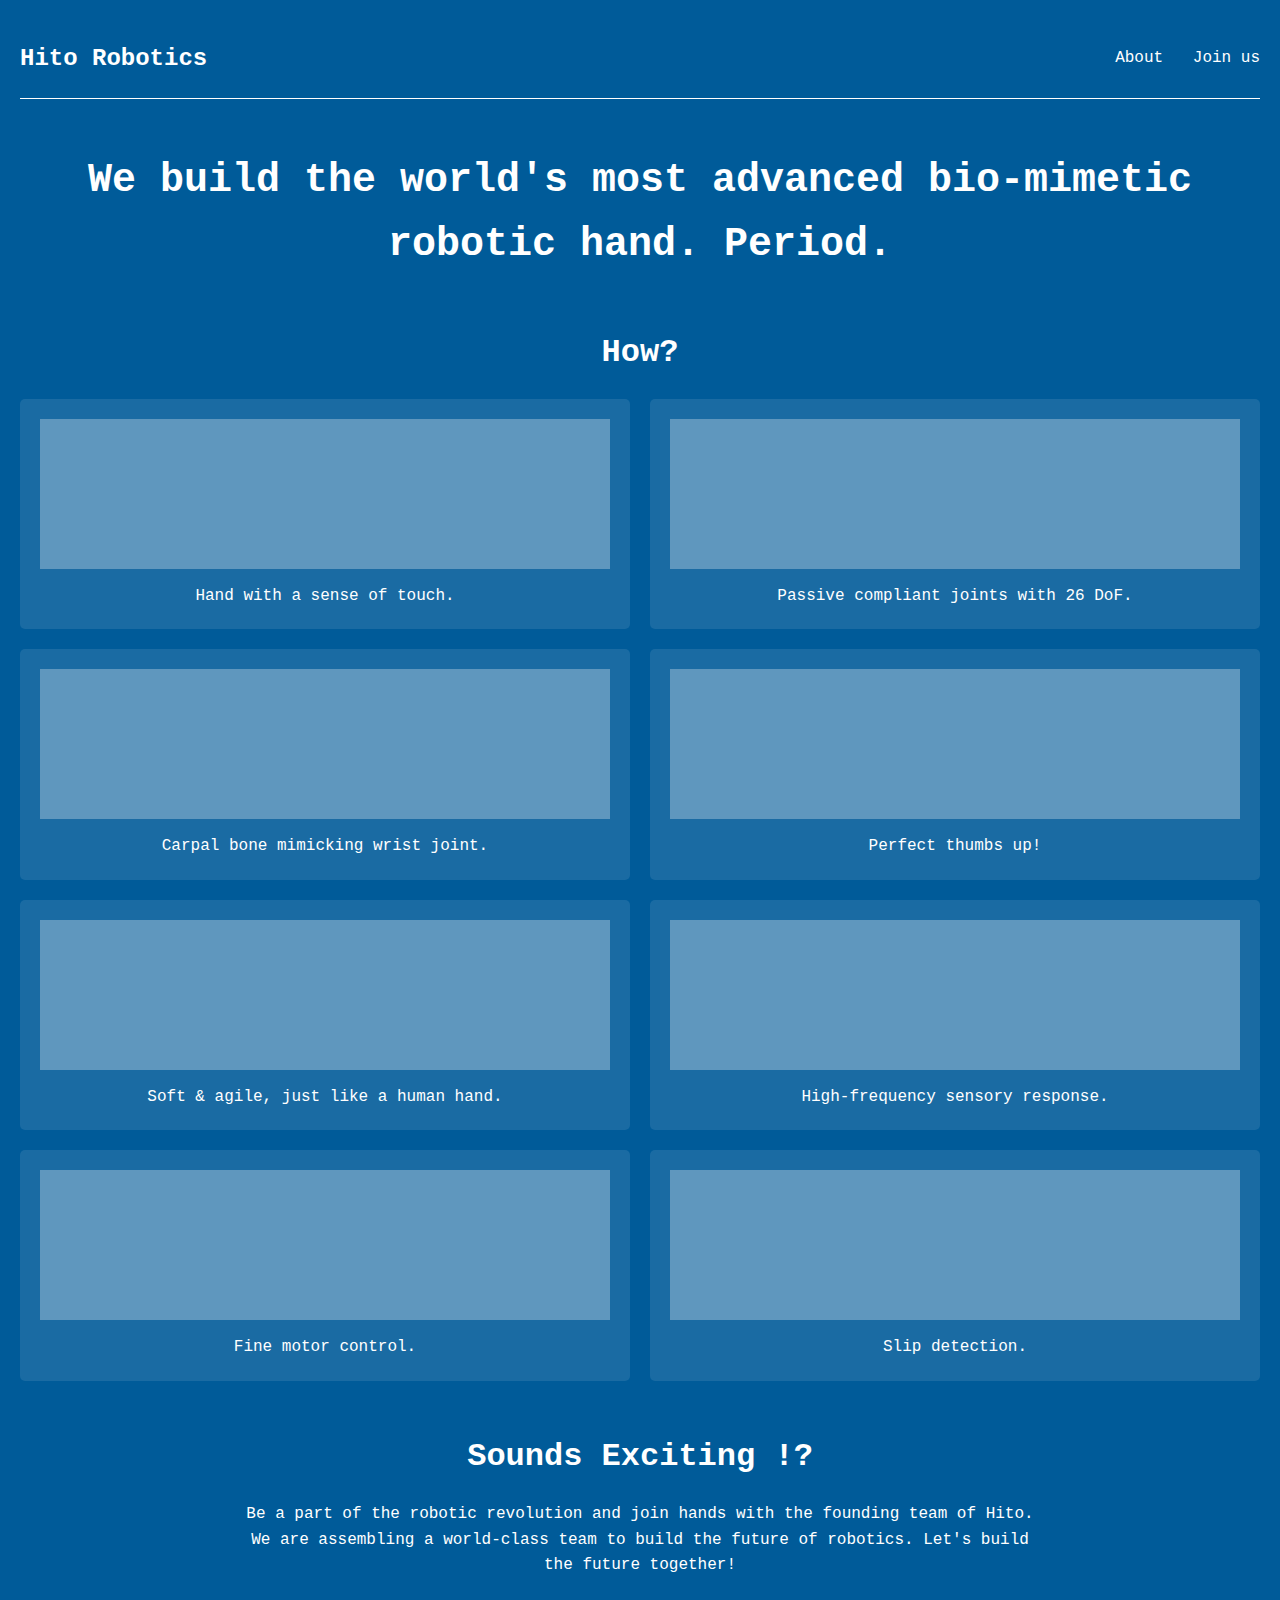
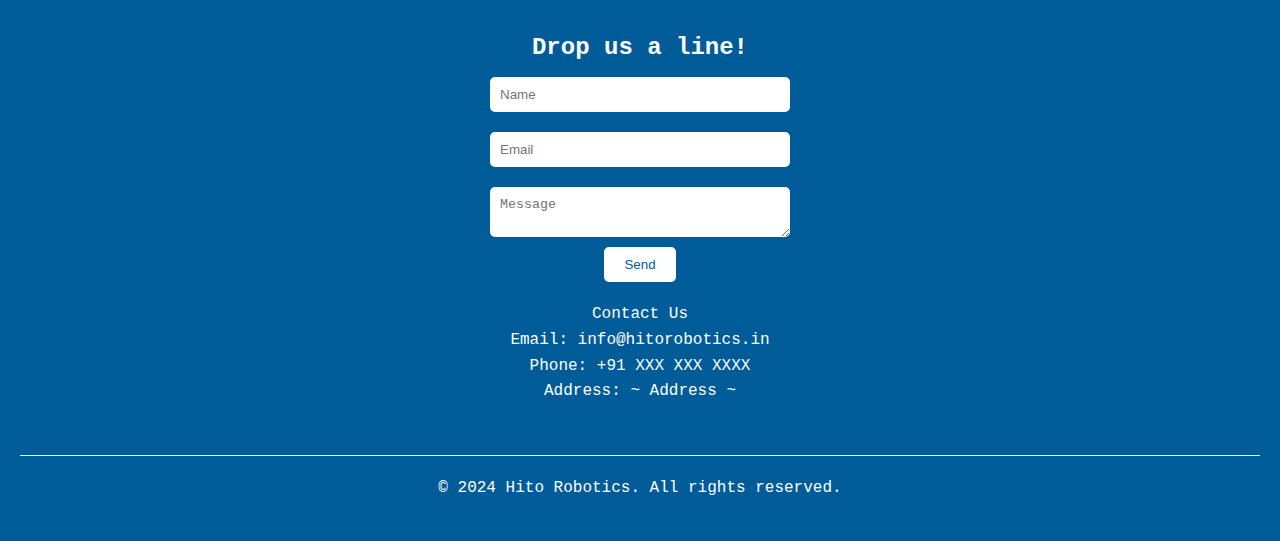
<file: 1/index.html>
<!DOCTYPE html>
<html lang="en">
<head>
    <meta charset="UTF-8">
    <meta name="viewport" content="width=device-width, initial-scale=1.0">
    <title>Hito Robotics</title>
    <link rel="stylesheet" href="styles.css">
</head>
<body>
    <header>
        <div class="logo">Hito Robotics</div>
        <nav>
            <a href="#about">About</a>
            <a href="#join">Join us</a>
        </nav>
    </header>

    <main>
        <section class="hero">
            <h1>We build the world's most advanced bio-mimetic robotic hand. Period.</h1>
        </section>

        <section class="features">
            <h2>How?</h2>
            <div class="features-grid">
                <div class="feature-item">
                    <div class="image-placeholder"></div>
                    <p>Hand with a sense of touch.</p>
                </div>
                <div class="feature-item">
                    <div class="image-placeholder"></div>
                    <p>Passive compliant joints with 26 DoF.</p>
                </div>
                <div class="feature-item">
                    <div class="image-placeholder"></div>
                    <p>Carpal bone mimicking wrist joint.</p>
                </div>
                <div class="feature-item">
                    <div class="image-placeholder"></div>
                    <p>Perfect thumbs up!</p>
                </div>
                <div class="feature-item">
                    <div class="image-placeholder"></div>
                    <p>Soft & agile, just like a human hand.</p>
                </div>
                <div class="feature-item">
                    <div class="image-placeholder"></div>
                    <p>High-frequency sensory response.</p>
                </div>
                <div class="feature-item">
                    <div class="image-placeholder"></div>
                    <p>Fine motor control.</p>
                </div>
                <div class="feature-item">
                    <div class="image-placeholder"></div>
                    <p>Slip detection.</p>
                </div>
            </div>
        </section>

        <section class="cta">
            <h2>Sounds Exciting !?</h2>
            <p>Be a part of the robotic revolution and join hands with the founding team of Hito. We are assembling a world-class team to build the future of robotics. Let's build the future together!</p>
        </section>

        <section class="contact">
            <h2>Drop us a line!</h2>
            <form>
                <input type="text" placeholder="Name">
                <input type="email" placeholder="Email">
                <textarea placeholder="Message"></textarea>
                <button type="submit">Send</button>
            </form>
            <div class="contact-info">
                <p>Contact Us</p>
                <p>Email: info@hitorobotics.in</p>
                <p>Phone: +91 XXX XXX XXXX</p>
                <p>Address: ~ Address ~</p>
            </div>
        </section>
    </main>

    <footer>
        <p>&copy; 2024 Hito Robotics. All rights reserved.</p>
    </footer>
</body>
</html>
</file>
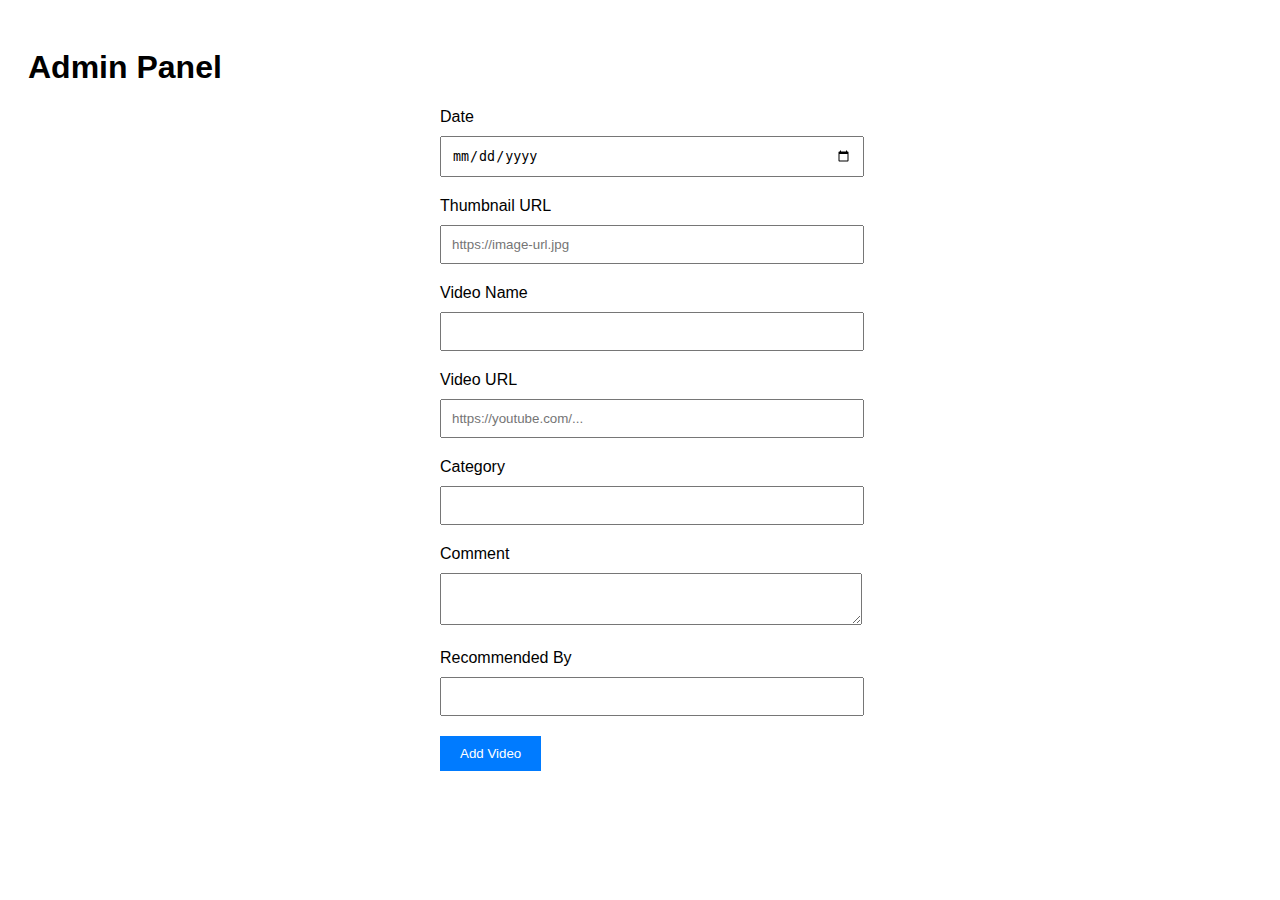
<file: 2/admin.html>
<!DOCTYPE html>
<html lang="en">
<head>
    <meta charset="UTF-8">
    <meta name="viewport" content="width=device-width, initial-scale=1.0">
    <title>Admin Panel</title>
    <style>
        body {
            font-family: Arial, sans-serif;
            padding: 20px;
        }

        form {
            max-width: 400px;
            margin: auto;
        }

        label {
            display: block;
            margin-bottom: 10px;
        }

        input, textarea {
            width: 100%;
            padding: 10px;
            margin-bottom: 20px;
        }

        button {
            padding: 10px 20px;
            background-color: #007bff;
            color: white;
            border: none;
            cursor: pointer;
        }

        button:hover {
            background-color: #0056b3;
        }
    </style>
</head>
<body>

    <h1>Admin Panel</h1>
    <form id="video-form">
        <label for="date">Date</label>
        <input type="date" id="date" required>

        <label for="thumbnail">Thumbnail URL</label>
        <input type="url" id="thumbnail" placeholder="https://image-url.jpg">

        <label for="name">Video Name</label>
        <input type="text" id="name" required>

        <label for="url">Video URL</label>
        <input type="url" id="url" placeholder="https://youtube.com/..." required>

        <label for="category">Category</label>
        <input type="text" id="category">

        <label for="comment">Comment</label>
        <textarea id="comment"></textarea>

        <label for="recommendedBy">Recommended By</label>
        <input type="text" id="recommendedBy">

        <button type="submit">Add Video</button>
    </form>

    <script>
        document.getElementById('video-form').addEventListener('submit', function(event) {
            event.preventDefault();

            const videoData = {
                date: document.getElementById('date').value,
                thumbnail: document.getElementById('thumbnail').value,
                name: document.getElementById('name').value,
                url: document.getElementById('url').value,
                category: document.getElementById('category').value,
                comment: document.getElementById('comment').value,
                recommendedBy: document.getElementById('recommendedBy').value
            };

            // Here you would save the videoData to your database (e.g., Firebase)
            console.log(videoData);
</file>
<file: 1/styles.css>
* {
    margin: 0;
    padding: 0;
    box-sizing: border-box;
}

body {
    font-family: 'Courier New', Courier, monospace;
    background-color: #005b99;
    color: #fff;
    line-height: 1.6;
    padding: 20px;
}

header {
    display: flex;
    justify-content: space-between;
    align-items: center;
    padding: 20px 0;
    border-bottom: 1px solid #fff;
}

.logo {
    font-size: 1.5rem;
    font-weight: bold;
}

nav a {
    margin-left: 20px;
    text-decoration: none;
    color: #fff;
}

.hero {
    text-align: center;
    margin: 50px 0;
}

.hero h1 {
    font-size: 2.5rem;
    margin-bottom: 20px;
}

.features {
    text-align: center;
    margin-bottom: 50px;
}

.features h2 {
    font-size: 2rem;
    margin-bottom: 20px;
}

.features-grid {
    display: grid;
    grid-template-columns: repeat(2, 1fr);
    gap: 20px;
}

.feature-item {
    background-color: rgba(255, 255, 255, 0.1);
    padding: 20px;
    border-radius: 5px;
}

.image-placeholder {
    width: 100%;
    height: 150px;
    background-color: rgba(255, 255, 255, 0.3);
    margin-bottom: 15px;
}

.cta {
    text-align: center;
    margin: 50px 0;
}

.cta h2 {
    font-size: 2rem;
    margin-bottom: 20px;
}

.cta p {
    max-width: 800px;
    margin: 0 auto;
}

.contact {
    text-align: center;
    margin-bottom: 50px;
}

.contact form {
    display: flex;
    flex-direction: column;
    align-items: center;
}

.contact input,
.contact textarea {
    width: 300px;
    padding: 10px;
    margin: 10px 0;
    border: none;
    border-radius: 5px;
}

.contact button {
    padding: 10px 20px;
    background-color: #fff;
    color: #005b99;
    border: none;
    border-radius: 5px;
    cursor: pointer;
}

.contact-info {
    margin-top: 20px;
}

footer {
    text-align: center;
    padding: 20px 0;
    border-top: 1px solid #fff;
}
</file>
